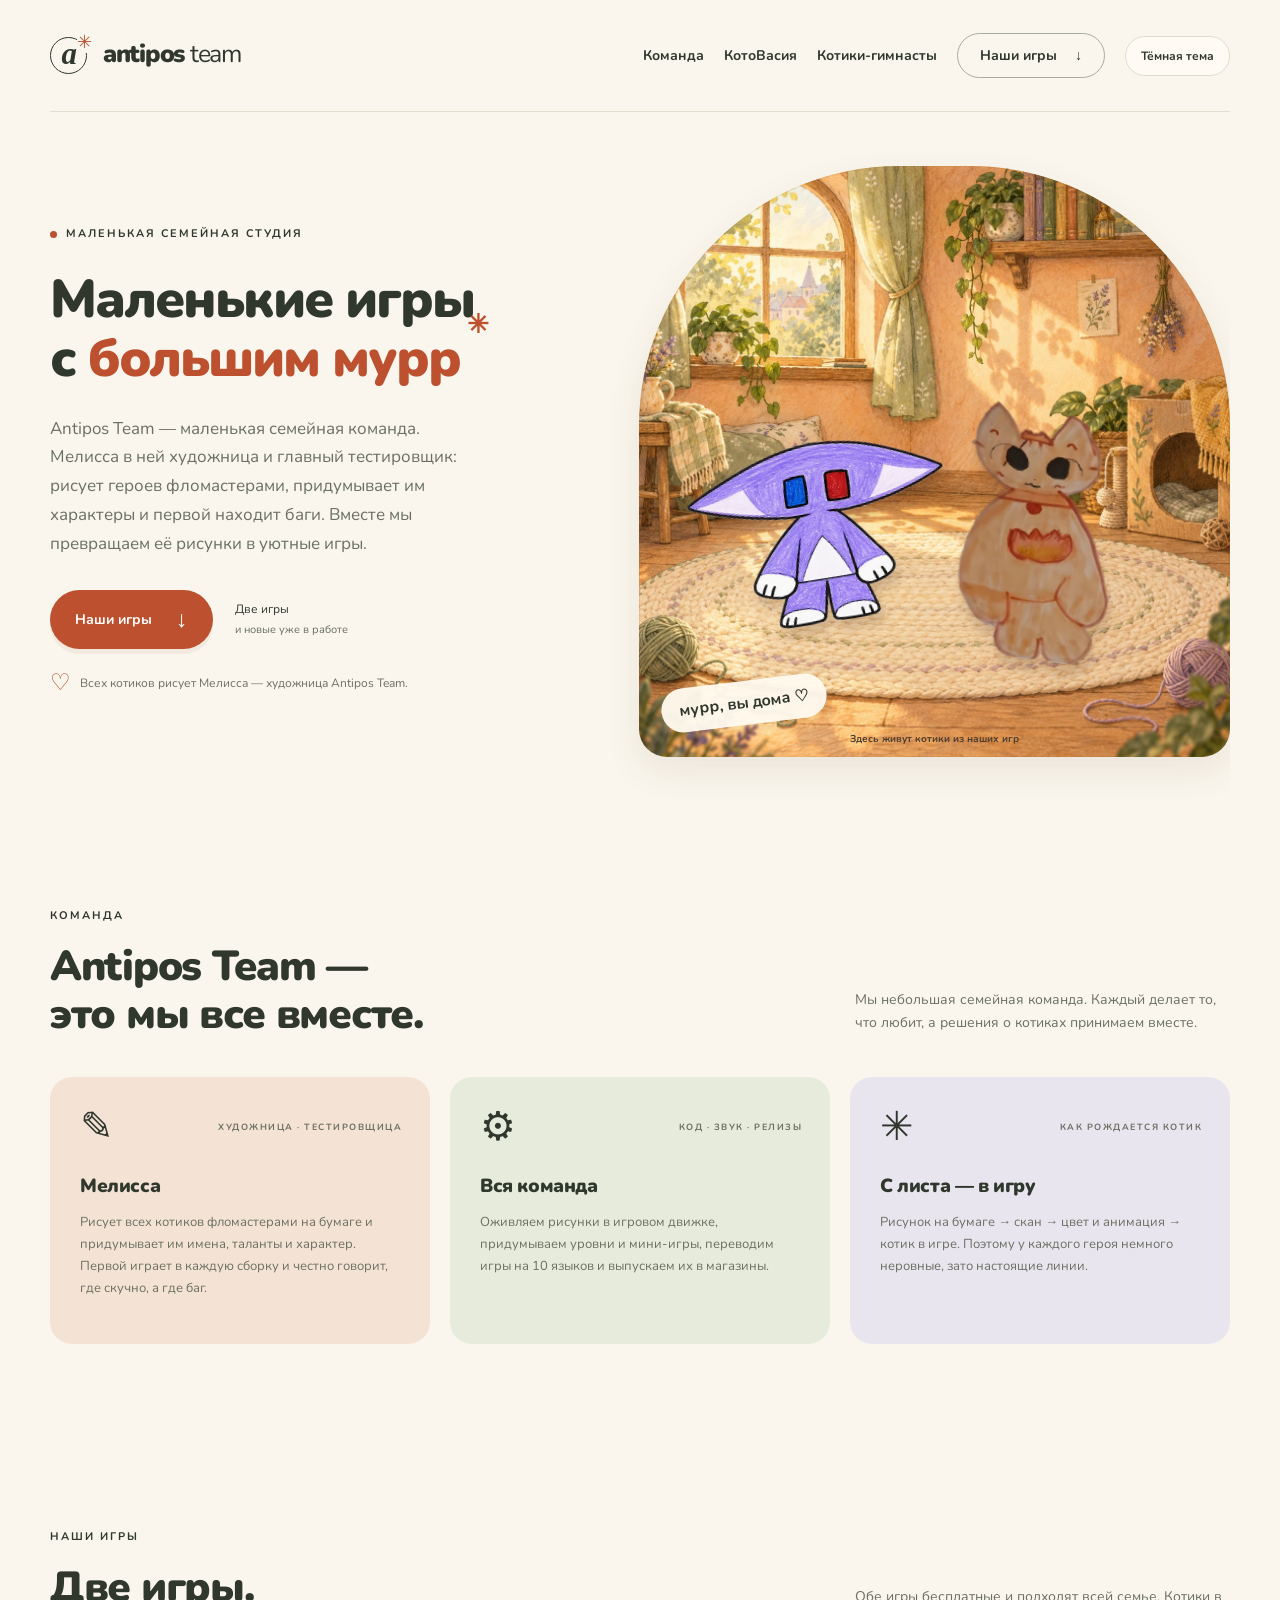
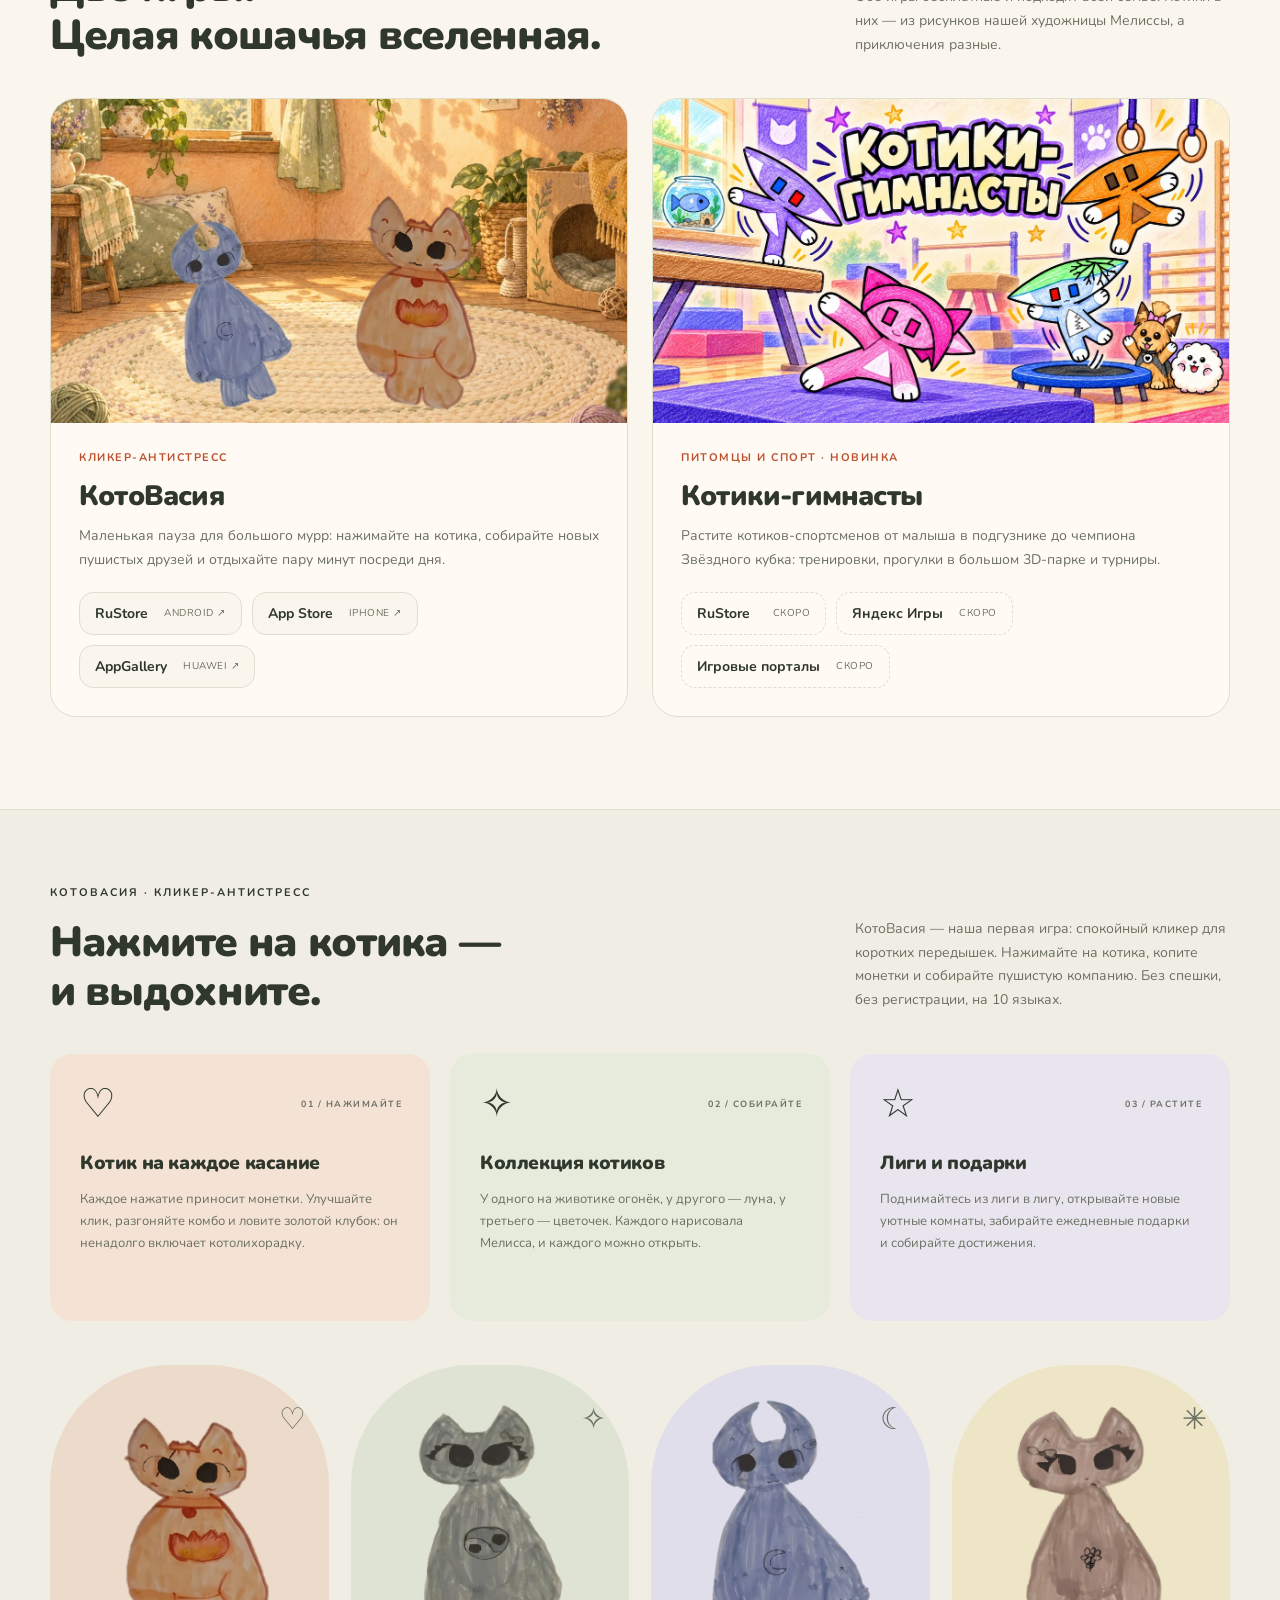
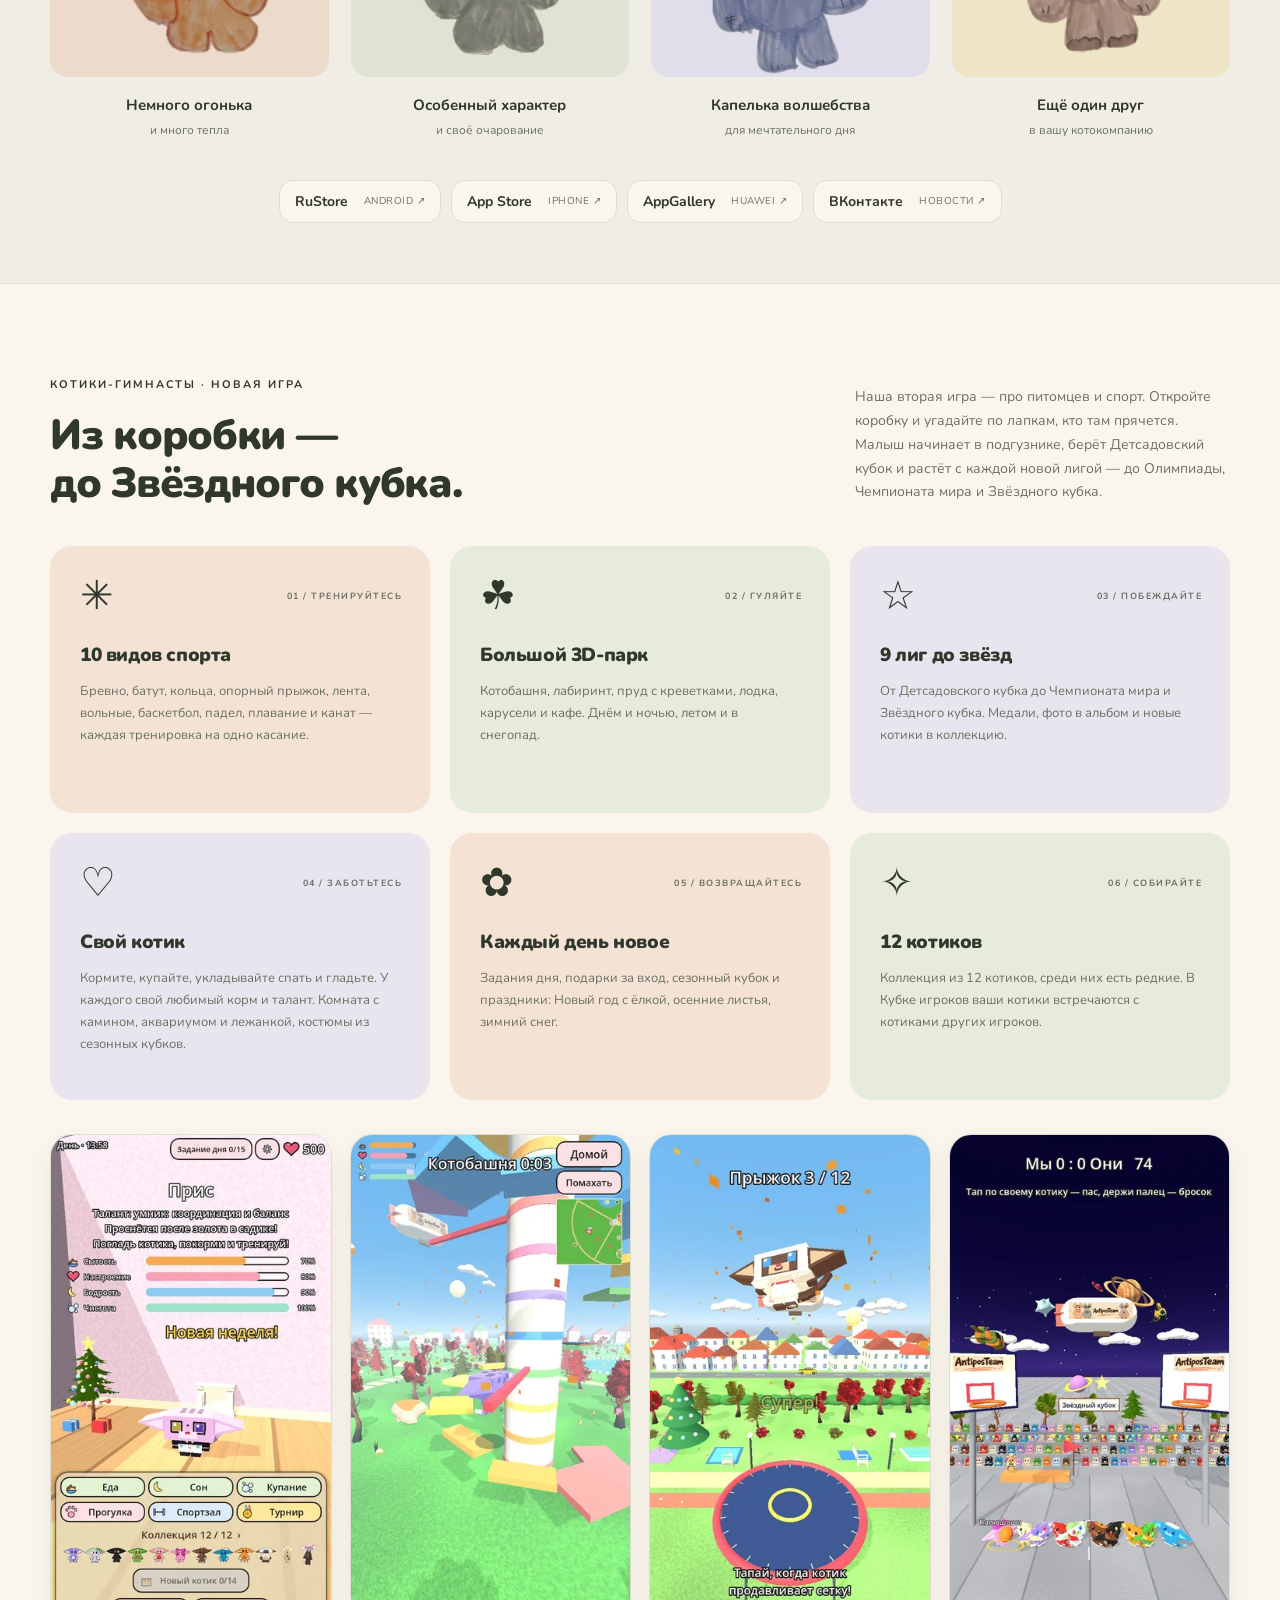
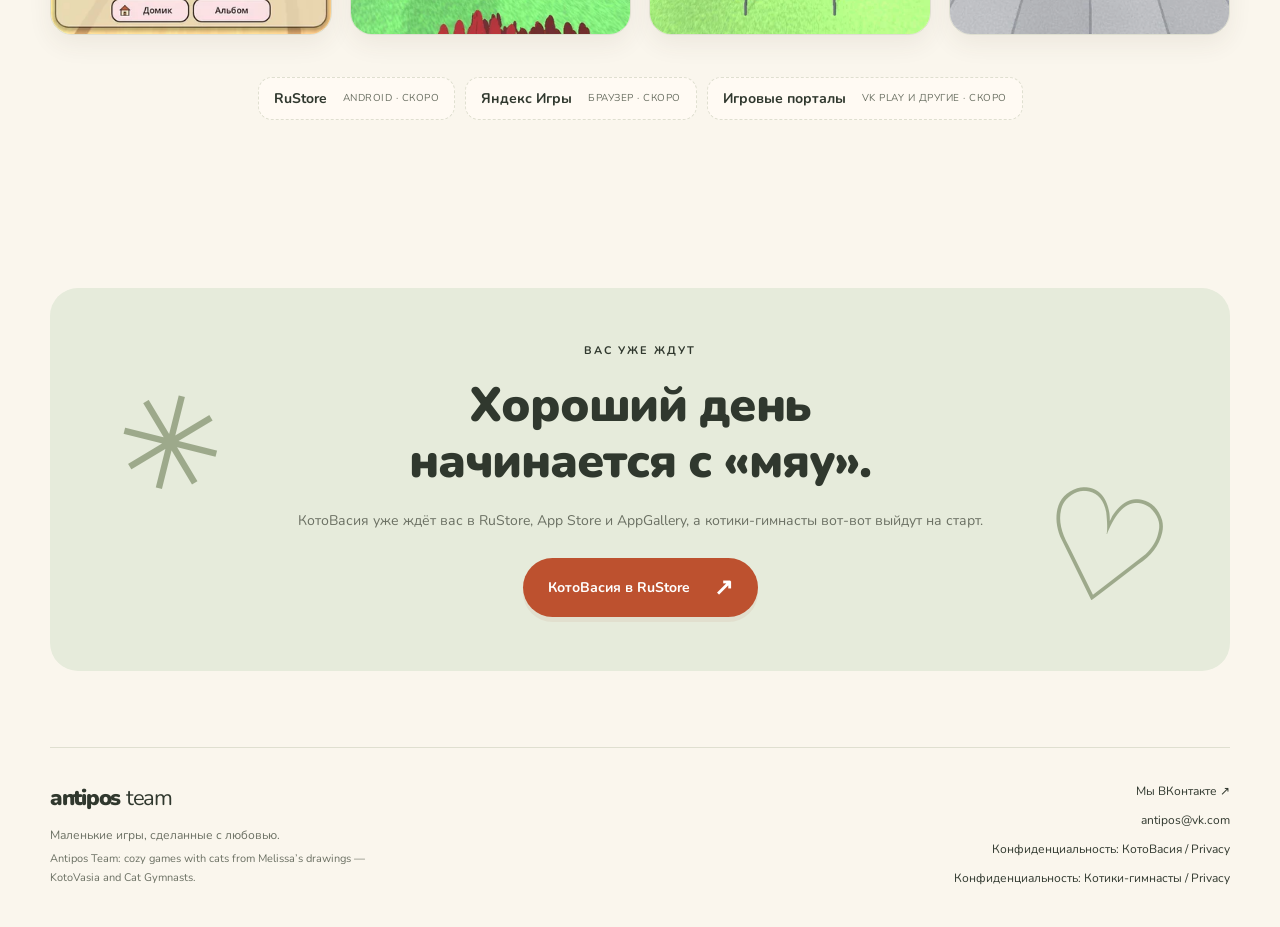
<file: index.html>
<!doctype html>
<html lang="ru">
<head>
<meta charset="utf-8"><meta name="viewport" content="width=device-width, initial-scale=1"><meta name="theme-color" content="#faf6ed">
<title>Antipos Team — уютные игры с котиками Мелиссы</title>
<meta name="description" content="Antipos Team — маленькая семейная команда. Мелисса — наша художница и главный тестировщик: её котики живут в играх КотоВасия и Котики-гимнасты.">
<meta property="og:title" content="Antipos Team — уютные игры с котиками Мелиссы"><meta property="og:description" content="КотоВасия и Котики-гимнасты: котики из рисунков Мелиссы, немного волшебства и много тепла."><meta property="og:image" content="https://antipos87.github.io/img/antipos-og.jpg"><meta property="og:url" content="https://antipos87.github.io/"><meta property="og:type" content="website">
<link rel="icon" href="img/kotovasia.webp"><link rel="stylesheet" href="style.css?v=20261111-team3">
<script src="theme.js?v=1"></script>
</head>
<body>
<a class="skip" href="#main">К содержимому</a>
<header class="header wrap"><a class="brand" href="./" aria-label="Antipos Team — главная"><span class="brand-icon" aria-hidden="true">a<span>✳</span></span>antipos<span class="brand-team">team</span></a><nav aria-label="Главное меню"><a href="#team">Команда</a><a href="#kotovasia">КотоВасия</a><a href="#gymnasts">Котики-гимнасты</a><a class="nav-play" href="#games">Наши игры <span aria-hidden="true">↓</span></a><button class="theme-toggle" type="button" aria-pressed="false" hidden>Тёмная тема</button></nav></header>
<main id="main">
<section class="hero wrap" aria-labelledby="hero-title">
<div class="hero-copy"><p class="eyebrow"><span class="dot"></span>МАЛЕНЬКАЯ СЕМЕЙНАЯ СТУДИЯ</p><h1 id="hero-title">Маленькие игры<br>с <span>большим мурр<span class="title-star" aria-hidden="true">✳</span></span></h1><p class="hero-description">Antipos Team — маленькая семейная команда. Мелисса в ней художница и главный тестировщик: рисует героев фломастерами, придумывает им характеры и первой находит баги. Вместе мы превращаем её рисунки в уютные игры.</p><div class="hero-actions"><a class="button" href="#games">Наши игры <span aria-hidden="true">↓</span></a><span class="platform">Две игры<br><small>и новые уже в работе</small></span></div><div class="handmade"><span aria-hidden="true">♡</span> Всех котиков рисует Мелисса — художница Antipos Team.</div></div>
<div class="hero-art room-art"><img class="room-background" src="img/cozy-room-v1.webp" alt="Солнечная комната с клубками, мягким ковром и кошачьим домиком" width="1200" height="1200" fetchpriority="high"><img class="hero-cat cat-back" src="img/gym-violet.webp" alt="Сиреневый котик-гимнаст" width="900" height="633"><img class="hero-cat cat-front" src="img/cat_1.webp" alt="Рыжий котик из КотоВасии с огоньком на животе" width="1024" height="1024"><span class="hello-note">мурр, вы дома ♡</span><span class="room-label">Здесь живут котики из наших игр</span></div>
</section>

<section class="section wrap" id="team" aria-labelledby="team-title"><div class="section-heading"><div><p class="eyebrow">КОМАНДА</p><h2 id="team-title">Antipos Team —<br>это мы все вместе.</h2></div><p>Мы небольшая семейная команда. Каждый делает то, что любит, а решения о котиках принимаем вместе.</p></div>
<div class="features">
<article class="feature peach"><span class="feature-icon" aria-hidden="true">✎</span><span class="feature-number">ХУДОЖНИЦА · ТЕСТИРОВЩИЦА</span><h3>Мелисса</h3><p>Рисует всех котиков фломастерами на бумаге и придумывает им имена, таланты и характер. Первой играет в каждую сборку и честно говорит, где скучно, а где баг.</p></article>
<article class="feature sage"><span class="feature-icon" aria-hidden="true">⚙</span><span class="feature-number">КОД · ЗВУК · РЕЛИЗЫ</span><h3>Вся команда</h3><p>Оживляем рисунки в игровом движке, придумываем уровни и мини-игры, переводим игры на 10 языков и выпускаем их в магазины.</p></article>
<article class="feature lilac"><span class="feature-icon" aria-hidden="true">✳</span><span class="feature-number">КАК РОЖДАЕТСЯ КОТИК</span><h3>С листа — в игру</h3><p>Рисунок на бумаге → скан → цвет и анимация → котик в игре. Поэтому у каждого героя немного неровные, зато настоящие линии.</p></article>
</div></section>

<section class="section wrap" id="games" aria-labelledby="games-title"><div class="section-heading"><div><p class="eyebrow">НАШИ ИГРЫ</p><h2 id="games-title">Две игры.<br>Целая кошачья вселенная.</h2></div><p>Обе игры бесплатные и подходят всей семье. Котики в них — из рисунков нашей художницы Мелиссы, а приключения разные.</p></div>
<div class="games">
<article class="game-card"><a class="game-cover" href="#kotovasia"><img src="img/kotovasia-card.webp" alt="Котики КотоВасии в уютной комнате" loading="lazy" width="1254" height="705"></a><div class="game-body"><p class="game-tag">Кликер-антистресс</p><h3>КотоВасия</h3><p>Маленькая пауза для большого мурр: нажимайте на котика, собирайте новых пушистых друзей и отдыхайте пару минут посреди дня.</p><div class="store-links" aria-label="Где играть в КотоВасию"><a class="store-link" href="https://www.rustore.ru/catalog/app/com.antipostm.kotovasia"><strong>RuStore</strong><span>Android ↗</span></a><a class="store-link" href="https://apps.apple.com/ru/app/%D0%BA%D0%BE%D1%82%D0%BE%D0%B2%D0%B0%D1%81%D0%B8%D1%8F-%D0%BA%D0%BB%D0%B8%D0%BA%D0%B5%D1%80-%D0%B0%D0%BD%D1%82%D0%B8%D1%81%D1%82%D1%80%D0%B5%D1%81%D1%81/id6816486592"><strong>App Store</strong><span>iPhone ↗</span></a><a class="store-link" href="https://appgallery.huawei.com/app/C119115179"><strong>AppGallery</strong><span>Huawei ↗</span></a></div></div></article>
<article class="game-card"><a class="game-cover" href="#gymnasts"><img src="img/gymnasts-banner.webp" alt="Котики-гимнасты в спортзале: бревно, кольца и батут" loading="lazy" width="1254" height="705"></a><div class="game-body"><p class="game-tag">Питомцы и спорт · новинка</p><h3>Котики-гимнасты</h3><p>Растите котиков-спортсменов от малыша в подгузнике до чемпиона Звёздного кубка: тренировки, прогулки в большом 3D-парке и турниры.</p><div class="store-links" aria-label="Где будут Котики-гимнасты"><span class="store-soon"><strong>RuStore</strong><span>Скоро</span></span><span class="store-soon"><strong>Яндекс Игры</strong><span>Скоро</span></span><span class="store-soon"><strong>Игровые порталы</strong><span>Скоро</span></span></div></div></article>
</div></section>

<section class="cats-section" id="kotovasia" aria-labelledby="cats-title"><div class="wrap"><div class="section-heading"><div><p class="eyebrow">КОТОВАСИЯ · КЛИКЕР-АНТИСТРЕСС</p><h2 id="cats-title">Нажмите на котика —<br>и выдохните.</h2></div><p>КотоВасия — наша первая игра: спокойный кликер для коротких передышек. Нажимайте на котика, копите монетки и собирайте пушистую компанию. Без спешки, без регистрации, на 10 языках.</p></div>
<div class="features">
<article class="feature peach"><span class="feature-icon" aria-hidden="true">♡</span><span class="feature-number">01 / НАЖИМАЙТЕ</span><h3>Котик на каждое касание</h3><p>Каждое нажатие приносит монетки. Улучшайте клик, разгоняйте комбо и ловите золотой клубок: он ненадолго включает котолихорадку.</p></article>
<article class="feature sage"><span class="feature-icon" aria-hidden="true">✧</span><span class="feature-number">02 / СОБИРАЙТЕ</span><h3>Коллекция котиков</h3><p>У одного на животике огонёк, у другого — луна, у третьего — цветочек. Каждого нарисовала Мелисса, и каждого можно открыть.</p></article>
<article class="feature lilac"><span class="feature-icon" aria-hidden="true">☆</span><span class="feature-number">03 / РАСТИТЕ</span><h3>Лиги и подарки</h3><p>Поднимайтесь из лиги в лигу, открывайте новые уютные комнаты, забирайте ежедневные подарки и собирайте достижения.</p></article>
</div>
<div class="cat-gallery">
<figure><div class="cat-portrait portrait-peach"><span aria-hidden="true">♡</span><img src="img/cat_1.webp" alt="Рыжий котик с нарисованным огоньком" loading="lazy" width="1024" height="1024"></div><figcaption>Немного огонька<span>и много тепла</span></figcaption></figure>
<figure><div class="cat-portrait portrait-sage"><span aria-hidden="true">✧</span><img src="img/cat_2.webp" alt="Котик из коллекции КотоВасии" loading="lazy" width="1024" height="1024"></div><figcaption>Особенный характер<span>и своё очарование</span></figcaption></figure>
<figure><div class="cat-portrait portrait-lilac"><span aria-hidden="true">☾</span><img src="img/cat_4.webp" alt="Синий котик с луной" loading="lazy" width="1024" height="1024"></div><figcaption>Капелька волшебства<span>для мечтательного дня</span></figcaption></figure>
<figure><div class="cat-portrait portrait-yellow"><span aria-hidden="true">✳</span><img src="img/cat_3.webp" alt="Котик с цветочком, нарисованный от руки" loading="lazy" width="1024" height="1024"></div><figcaption>Ещё один друг<span>в вашу котокомпанию</span></figcaption></figure>
</div>
<div class="store-links section-links" aria-label="Где играть в КотоВасию"><a class="store-link" href="https://www.rustore.ru/catalog/app/com.antipostm.kotovasia"><strong>RuStore</strong><span>Android ↗</span></a><a class="store-link" href="https://apps.apple.com/ru/app/%D0%BA%D0%BE%D1%82%D0%BE%D0%B2%D0%B0%D1%81%D0%B8%D1%8F-%D0%BA%D0%BB%D0%B8%D0%BA%D0%B5%D1%80-%D0%B0%D0%BD%D1%82%D0%B8%D1%81%D1%82%D1%80%D0%B5%D1%81%D1%81/id6816486592"><strong>App Store</strong><span>iPhone ↗</span></a><a class="store-link" href="https://appgallery.huawei.com/app/C119115179"><strong>AppGallery</strong><span>Huawei ↗</span></a><a class="store-link" href="https://vk.ru/kotovasia.clicker"><strong>ВКонтакте</strong><span>Новости ↗</span></a></div>
</div></section>

<section class="section wrap" id="gymnasts" aria-labelledby="gym-title"><div class="section-heading"><div><p class="eyebrow">КОТИКИ-ГИМНАСТЫ · НОВАЯ ИГРА</p><h2 id="gym-title">Из коробки —<br>до Звёздного кубка.</h2></div><p>Наша вторая игра — про питомцев и спорт. Откройте коробку и угадайте по лапкам, кто там прячется. Малыш начинает в подгузнике, берёт Детсадовский кубок и растёт с каждой новой лигой — до Олимпиады, Чемпионата мира и Звёздного кубка.</p></div>
<div class="features">
<article class="feature peach"><span class="feature-icon" aria-hidden="true">✳</span><span class="feature-number">01 / ТРЕНИРУЙТЕСЬ</span><h3>10 видов спорта</h3><p>Бревно, батут, кольца, опорный прыжок, лента, вольные, баскетбол, падел, плавание и канат — каждая тренировка на одно касание.</p></article>
<article class="feature sage"><span class="feature-icon" aria-hidden="true">☘</span><span class="feature-number">02 / ГУЛЯЙТЕ</span><h3>Большой 3D-парк</h3><p>Котобашня, лабиринт, пруд с креветками, лодка, карусели и кафе. Днём и ночью, летом и в снегопад.</p></article>
<article class="feature lilac"><span class="feature-icon" aria-hidden="true">☆</span><span class="feature-number">03 / ПОБЕЖДАЙТЕ</span><h3>9 лиг до звёзд</h3><p>От Детсадовского кубка до Чемпионата мира и Звёздного кубка. Медали, фото в альбом и новые котики в коллекцию.</p></article>
</div>
<div class="features">
<article class="feature lilac"><span class="feature-icon" aria-hidden="true">♡</span><span class="feature-number">04 / ЗАБОТЬТЕСЬ</span><h3>Свой котик</h3><p>Кормите, купайте, укладывайте спать и гладьте. У каждого свой любимый корм и талант. Комната с камином, аквариумом и лежанкой, костюмы из сезонных кубков.</p></article>
<article class="feature peach"><span class="feature-icon" aria-hidden="true">✿</span><span class="feature-number">05 / ВОЗВРАЩАЙТЕСЬ</span><h3>Каждый день новое</h3><p>Задания дня, подарки за вход, сезонный кубок и праздники: Новый год с ёлкой, осенние листья, зимний снег.</p></article>
<article class="feature sage"><span class="feature-icon" aria-hidden="true">✧</span><span class="feature-number">06 / СОБИРАЙТЕ</span><h3>12 котиков</h3><p>Коллекция из 12 котиков, среди них есть редкие. В Кубке игроков ваши котики встречаются с котиками других игроков.</p></article>
</div>
<div class="shots" aria-label="Скриншоты Котиков-гимнастов">
<img src="img/gym-shot-1.webp" alt="Котик в уютной комнате с камином" loading="lazy" width="360" height="640">
<img src="img/gym-shot-2.webp" alt="Котик лезет на Котобашню в парке" loading="lazy" width="360" height="640">
<img src="img/gym-shot-3.webp" alt="Прыжки на батуте" loading="lazy" width="360" height="640">
<img src="img/gym-shot-4.webp" alt="Звёздный кубок: баскетбол среди звёзд" loading="lazy" width="360" height="640">
</div>
<div class="store-links section-links" aria-label="Где будут Котики-гимнасты"><span class="store-soon"><strong>RuStore</strong><span>Android · скоро</span></span><span class="store-soon"><strong>Яндекс Игры</strong><span>Браузер · скоро</span></span><span class="store-soon"><strong>Игровые порталы</strong><span>VK Play и другие · скоро</span></span></div>
</section>

<section class="wrap final-section" aria-labelledby="invite-title"><div class="invitation"><span class="invite-star" aria-hidden="true">✳</span><p class="eyebrow">ВАС УЖЕ ЖДУТ</p><h2 id="invite-title">Хороший день<br>начинается с «мяу».</h2><p>КотоВасия уже ждёт вас в RuStore, App Store и AppGallery, а котики-гимнасты вот-вот выйдут на старт.</p><a class="button" href="https://www.rustore.ru/catalog/app/com.antipostm.kotovasia">КотоВасия в RuStore <span aria-hidden="true">↗</span></a><span class="invite-heart" aria-hidden="true">♡</span></div></section>
</main>
<footer class="footer wrap"><div><a class="brand" href="./">antipos<span class="brand-team">team</span></a><p>Маленькие игры, сделанные с любовью.</p><p class="english" lang="en">Antipos Team: cozy games with cats from Melissa’s drawings — KotoVasia and Cat Gymnasts.</p></div><div class="footer-links"><a href="https://vk.ru/kotovasia.clicker">Мы ВКонтакте ↗</a><a href="mailto:antipos@vk.com">antipos@vk.com</a><a href="privacy/">Конфиденциальность: КотоВасия / Privacy</a><a href="privacy/catgymnasts/">Конфиденциальность: Котики-гимнасты / Privacy</a></div></footer>
</body>
</html>
</file>
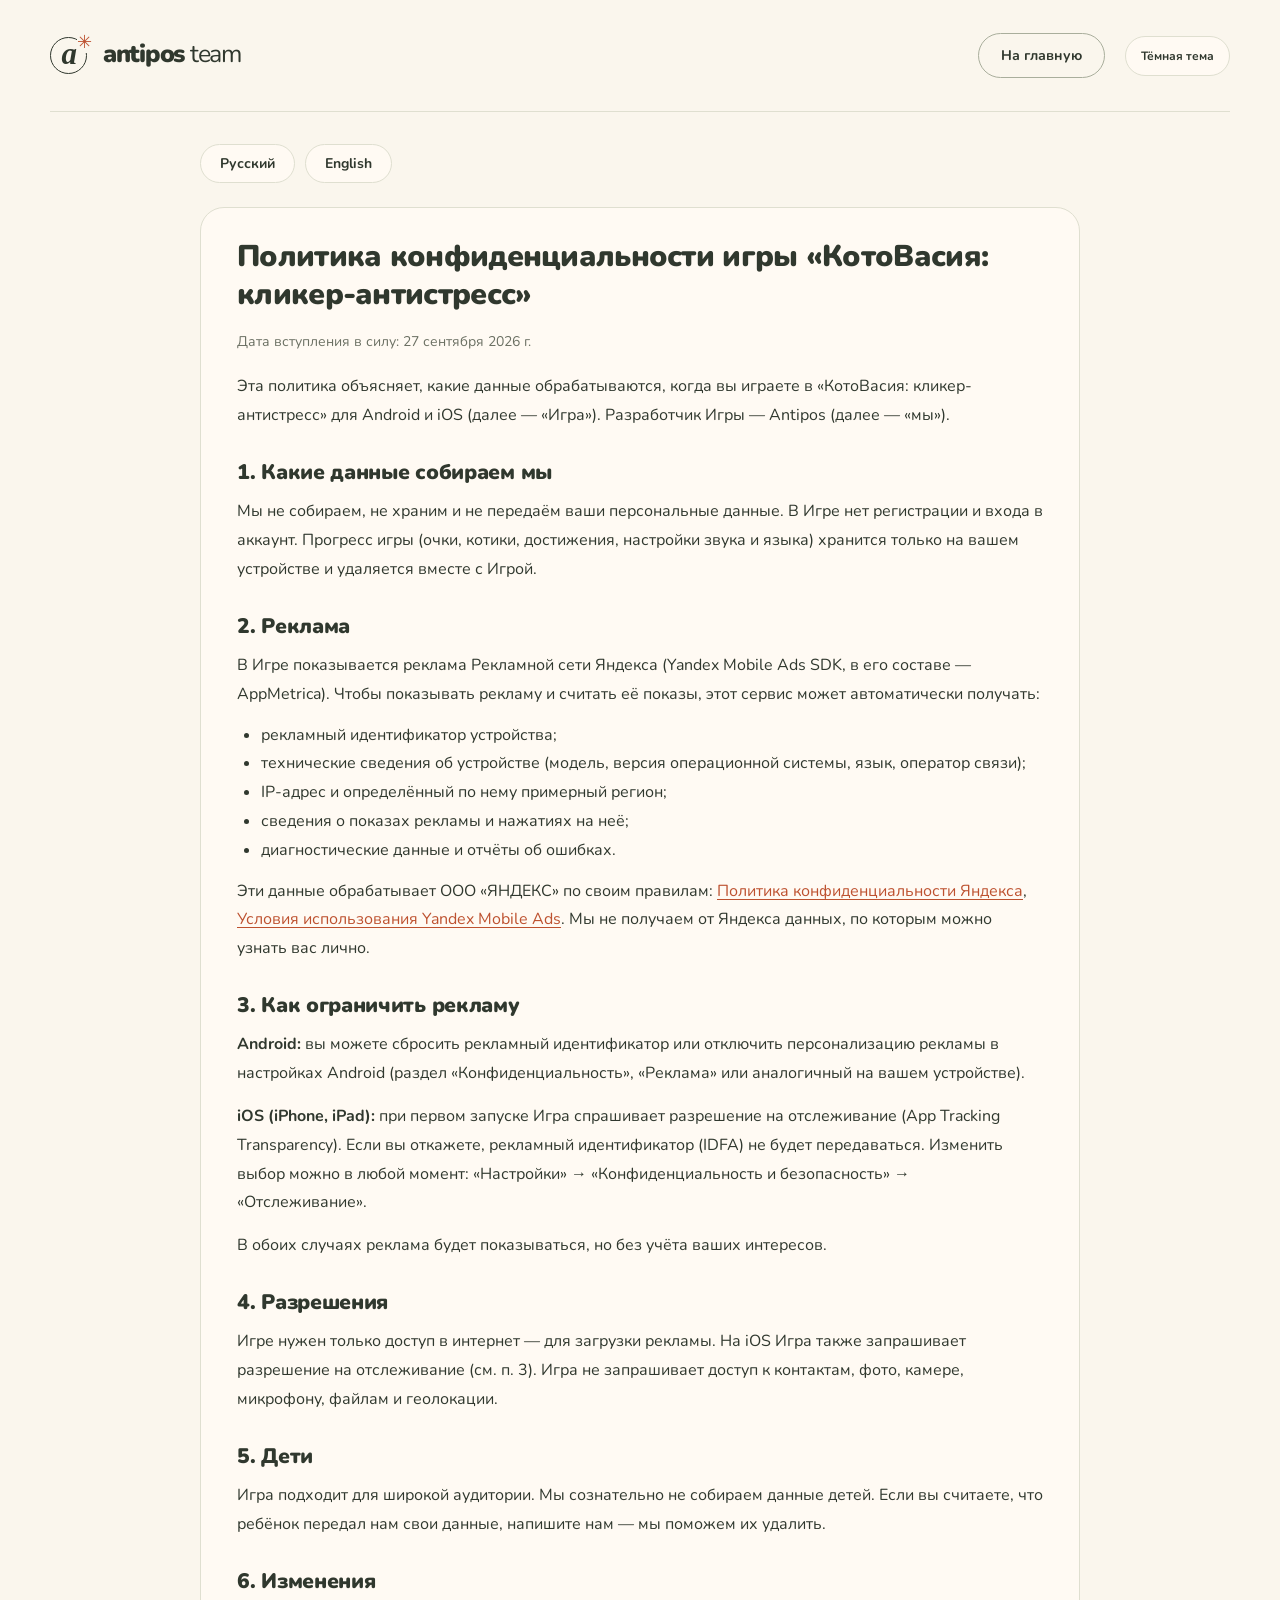
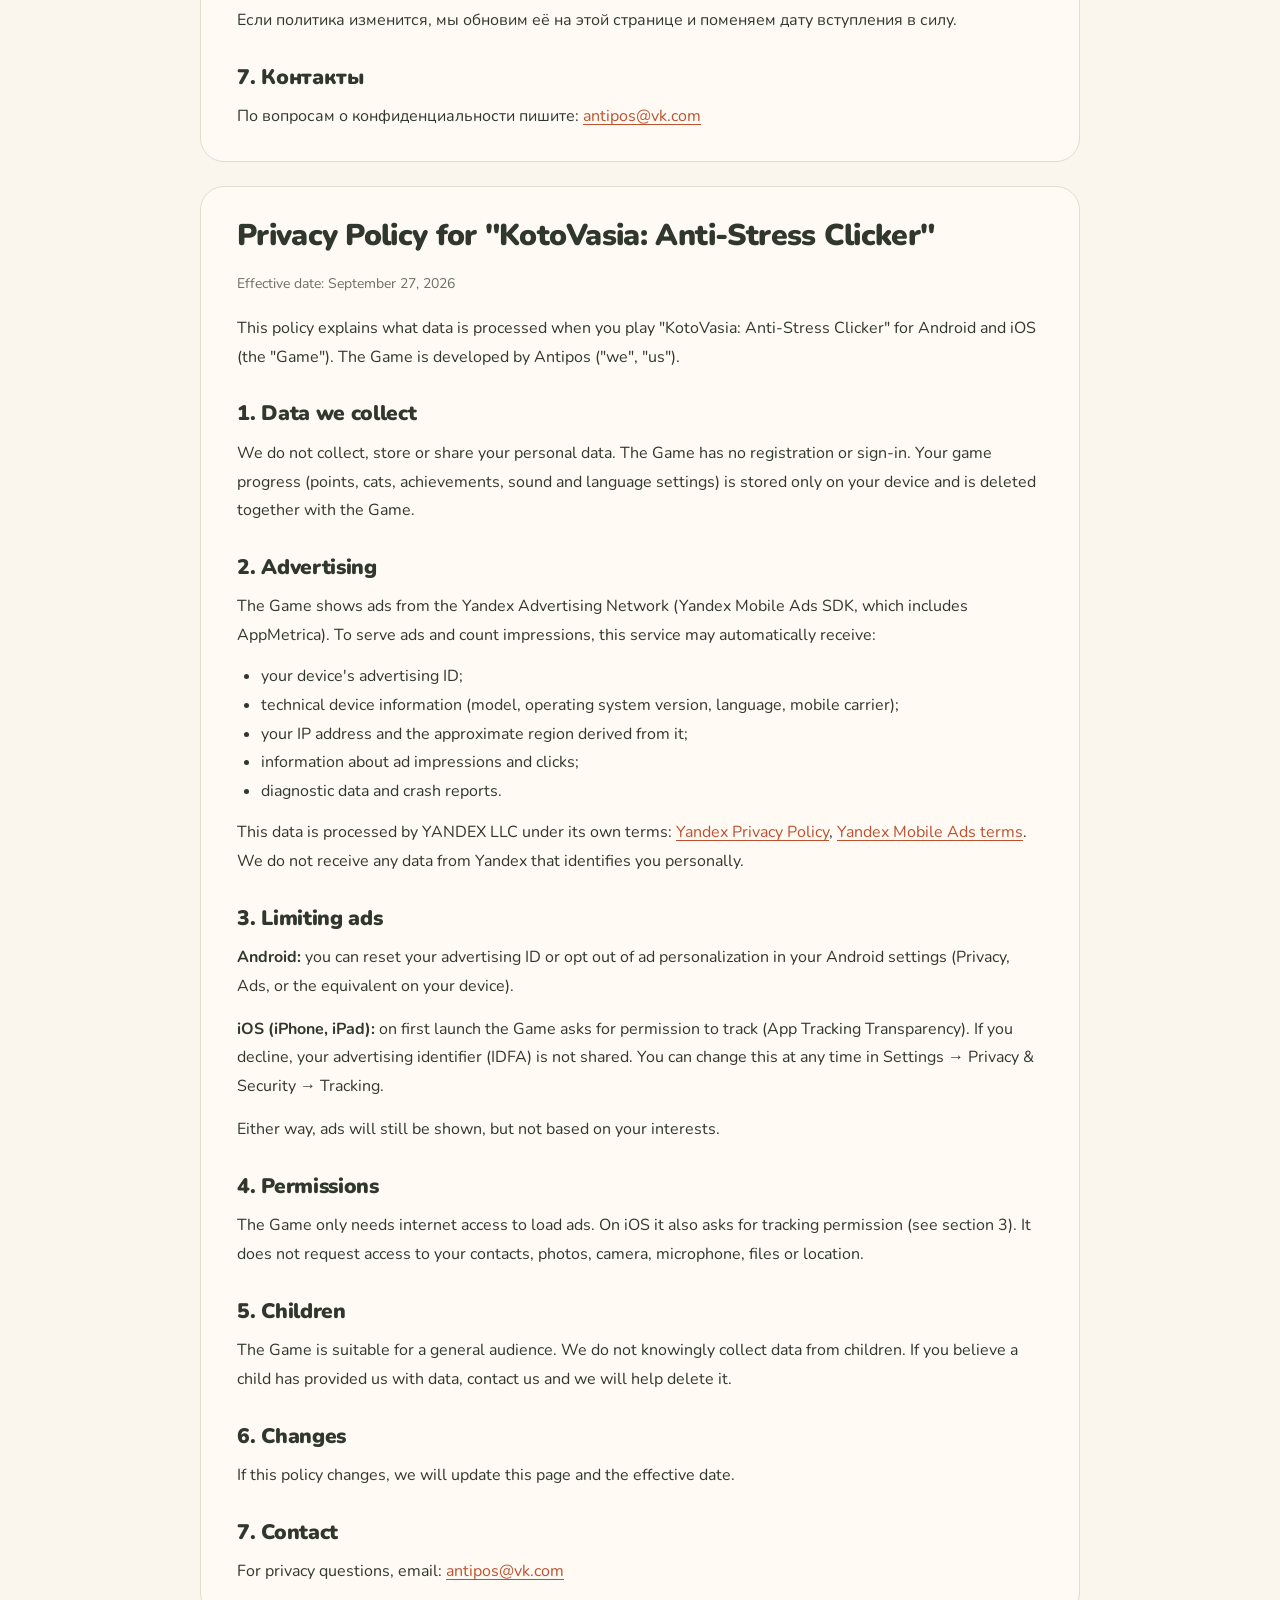
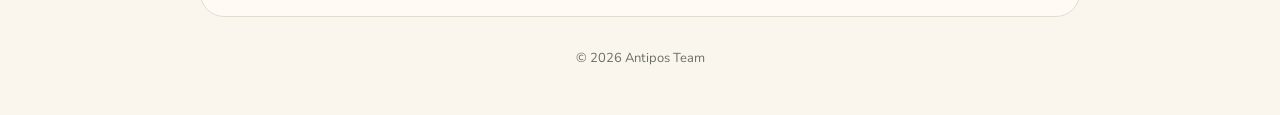
<file: privacy/index.html>
<!doctype html>
<html lang="ru">
<head>
<meta charset="utf-8"><meta name="theme-color" content="#faf6ed">
<meta name="viewport" content="width=device-width, initial-scale=1">
<title>Политика конфиденциальности — КотоВасия / Privacy Policy — KotoVasia</title>
<link rel="icon" href="../img/kotovasia.webp">
<link rel="stylesheet" href="../style.css?v=20260924-v3">
<script src="../theme.js?v=1"></script>
</head>
<body class="privacy-page">
<a class="skip" href="#main">К содержимому</a>
<header class="header wrap"><a class="brand" href="../" aria-label="Antipos Team — главная"><span class="brand-icon" aria-hidden="true">a<span>✳</span></span>antipos<span class="brand-team">team</span></a><nav aria-label="Главное меню"><a class="nav-play" href="../">На главную</a><button class="theme-toggle" type="button" aria-pressed="false" hidden>Тёмная тема</button></nav></header>
<main class="policy-content wrap" id="main">
  <nav class="lang"><a href="#ru">Русский</a><a href="#en">English</a></nav>

  <section id="ru" lang="ru">
    <h1>Политика конфиденциальности игры «КотоВасия: кликер-антистресс»</h1>
    <p class="date">Дата вступления в силу: 27 сентября 2026 г.</p>
    <p>Эта политика объясняет, какие данные обрабатываются, когда вы играете в «КотоВасия: кликер-антистресс» для Android и iOS (далее — «Игра»). Разработчик Игры — Antipos (далее — «мы»).</p>

    <h2>1. Какие данные собираем мы</h2>
    <p>Мы не собираем, не храним и не передаём ваши персональные данные. В Игре нет регистрации и входа в аккаунт. Прогресс игры (очки, котики, достижения, настройки звука и языка) хранится только на вашем устройстве и удаляется вместе с Игрой.</p>

    <h2>2. Реклама</h2>
    <p>В Игре показывается реклама Рекламной сети Яндекса (Yandex Mobile Ads SDK, в его составе — AppMetrica). Чтобы показывать рекламу и считать её показы, этот сервис может автоматически получать:</p>
    <ul>
      <li>рекламный идентификатор устройства;</li>
      <li>технические сведения об устройстве (модель, версия операционной системы, язык, оператор связи);</li>
      <li>IP-адрес и определённый по нему примерный регион;</li>
      <li>сведения о показах рекламы и нажатиях на неё;</li>
      <li>диагностические данные и отчёты об ошибках.</li>
    </ul>
    <p>Эти данные обрабатывает ООО «ЯНДЕКС» по своим правилам: <a href="https://yandex.ru/legal/confidential/">Политика конфиденциальности Яндекса</a>, <a href="https://yandex.ru/legal/mobileads_sdk_agreement/">Условия использования Yandex Mobile Ads</a>. Мы не получаем от Яндекса данных, по которым можно узнать вас лично.</p>

    <h2>3. Как ограничить рекламу</h2>
    <p><b>Android:</b> вы можете сбросить рекламный идентификатор или отключить персонализацию рекламы в настройках Android (раздел «Конфиденциальность», «Реклама» или аналогичный на вашем устройстве).</p>
    <p><b>iOS (iPhone, iPad):</b> при первом запуске Игра спрашивает разрешение на отслеживание (App Tracking Transparency). Если вы откажете, рекламный идентификатор (IDFA) не будет передаваться. Изменить выбор можно в любой момент: «Настройки» → «Конфиденциальность и безопасность» → «Отслеживание».</p>
    <p>В обоих случаях реклама будет показываться, но без учёта ваших интересов.</p>

    <h2>4. Разрешения</h2>
    <p>Игре нужен только доступ в интернет — для загрузки рекламы. На iOS Игра также запрашивает разрешение на отслеживание (см. п. 3). Игра не запрашивает доступ к контактам, фото, камере, микрофону, файлам и геолокации.</p>

    <h2>5. Дети</h2>
    <p>Игра подходит для широкой аудитории. Мы сознательно не собираем данные детей. Если вы считаете, что ребёнок передал нам свои данные, напишите нам — мы поможем их удалить.</p>

    <h2>6. Изменения</h2>
    <p>Если политика изменится, мы обновим её на этой странице и поменяем дату вступления в силу.</p>

    <h2>7. Контакты</h2>
    <p>По вопросам о конфиденциальности пишите: <a href="mailto:antipos@vk.com">antipos@vk.com</a></p>
  </section>

  <section id="en" lang="en">
    <h1>Privacy Policy for "KotoVasia: Anti-Stress Clicker"</h1>
    <p class="date">Effective date: September 27, 2026</p>
    <p>This policy explains what data is processed when you play "KotoVasia: Anti-Stress Clicker" for Android and iOS (the "Game"). The Game is developed by Antipos ("we", "us").</p>

    <h2>1. Data we collect</h2>
    <p>We do not collect, store or share your personal data. The Game has no registration or sign-in. Your game progress (points, cats, achievements, sound and language settings) is stored only on your device and is deleted together with the Game.</p>

    <h2>2. Advertising</h2>
    <p>The Game shows ads from the Yandex Advertising Network (Yandex Mobile Ads SDK, which includes AppMetrica). To serve ads and count impressions, this service may automatically receive:</p>
    <ul>
      <li>your device's advertising ID;</li>
      <li>technical device information (model, operating system version, language, mobile carrier);</li>
      <li>your IP address and the approximate region derived from it;</li>
      <li>information about ad impressions and clicks;</li>
      <li>diagnostic data and crash reports.</li>
    </ul>
    <p>This data is processed by YANDEX LLC under its own terms: <a href="https://yandex.com/legal/confidential/">Yandex Privacy Policy</a>, <a href="https://yandex.ru/legal/mobileads_sdk_agreement/">Yandex Mobile Ads terms</a>. We do not receive any data from Yandex that identifies you personally.</p>

    <h2>3. Limiting ads</h2>
    <p><b>Android:</b> you can reset your advertising ID or opt out of ad personalization in your Android settings (Privacy, Ads, or the equivalent on your device).</p>
    <p><b>iOS (iPhone, iPad):</b> on first launch the Game asks for permission to track (App Tracking Transparency). If you decline, your advertising identifier (IDFA) is not shared. You can change this at any time in Settings → Privacy &amp; Security → Tracking.</p>
    <p>Either way, ads will still be shown, but not based on your interests.</p>

    <h2>4. Permissions</h2>
    <p>The Game only needs internet access to load ads. On iOS it also asks for tracking permission (see section 3). It does not request access to your contacts, photos, camera, microphone, files or location.</p>

    <h2>5. Children</h2>
    <p>The Game is suitable for a general audience. We do not knowingly collect data from children. If you believe a child has provided us with data, contact us and we will help delete it.</p>

    <h2>6. Changes</h2>
    <p>If this policy changes, we will update this page and the effective date.</p>

    <h2>7. Contact</h2>
    <p>For privacy questions, email: <a href="mailto:antipos@vk.com">antipos@vk.com</a></p>
  </section>

  <footer>© 2026 Antipos Team</footer>
</main>
</body>
</html>
</file>
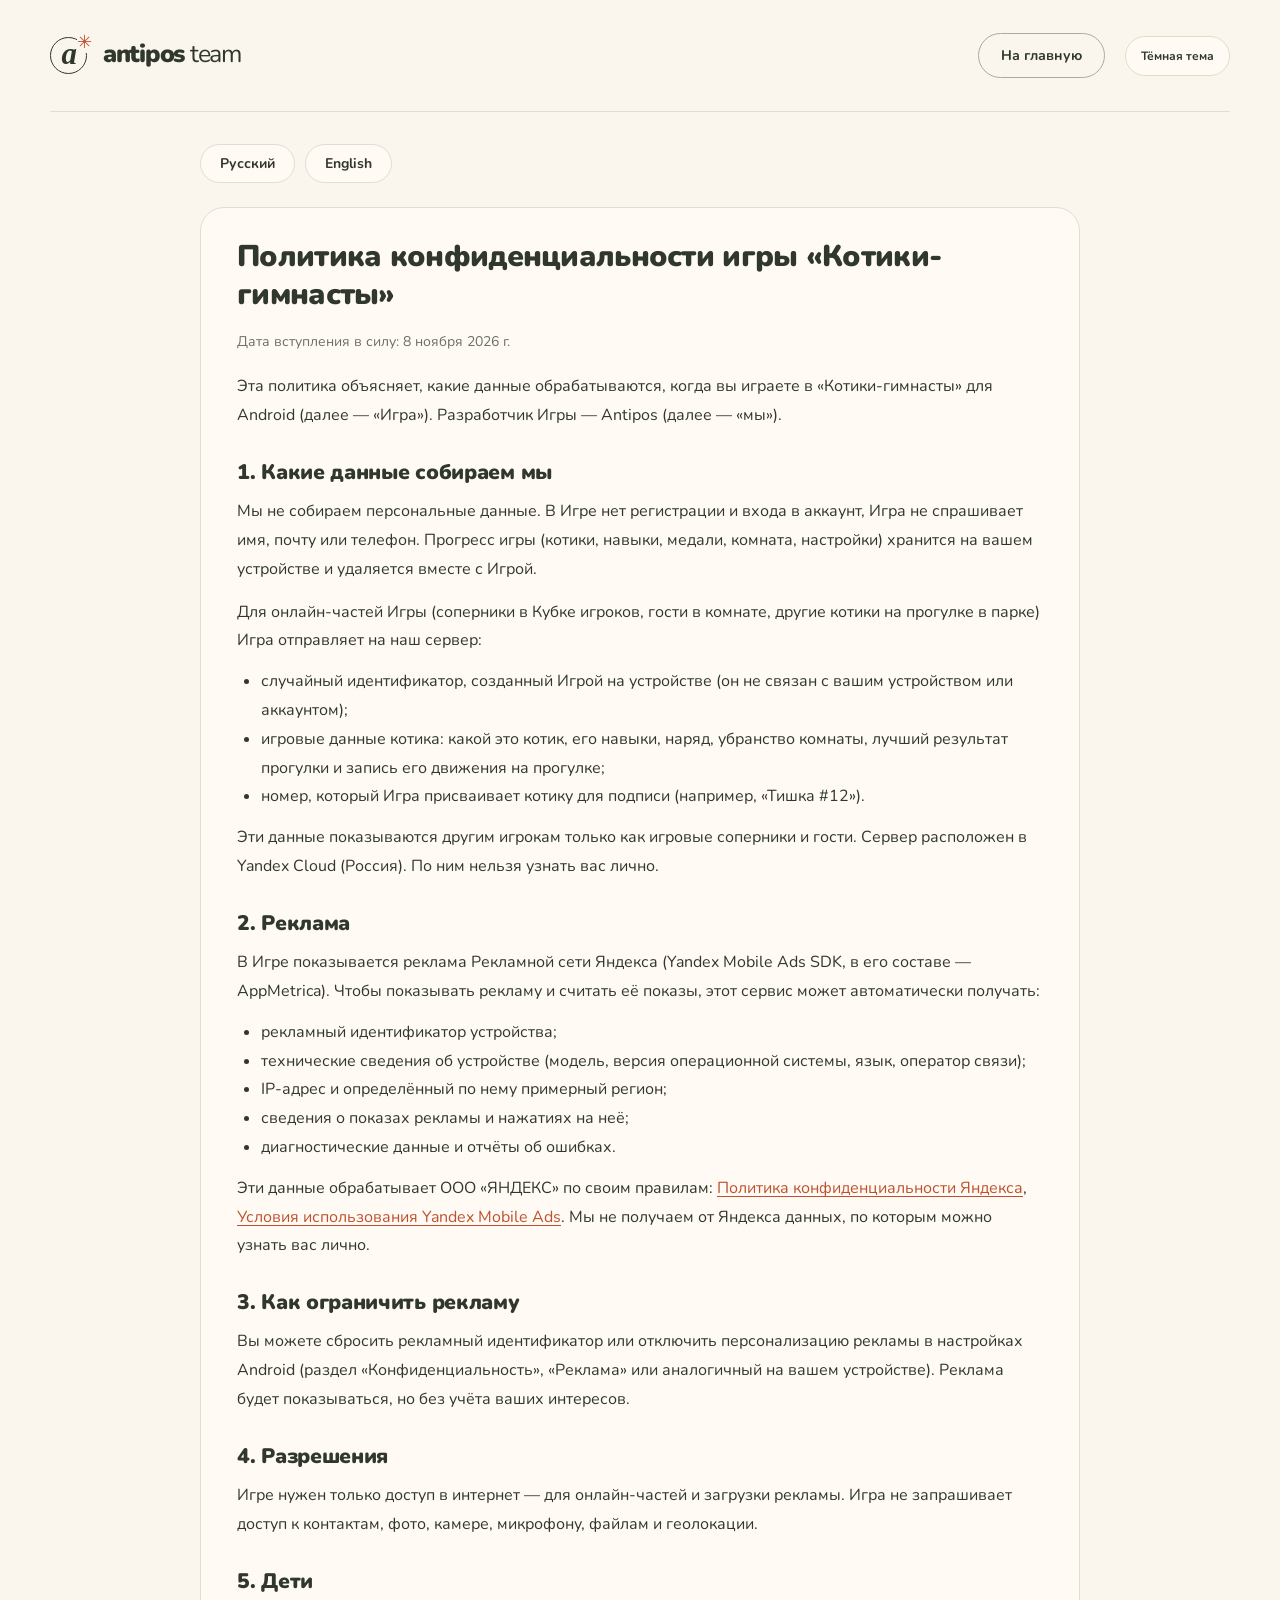
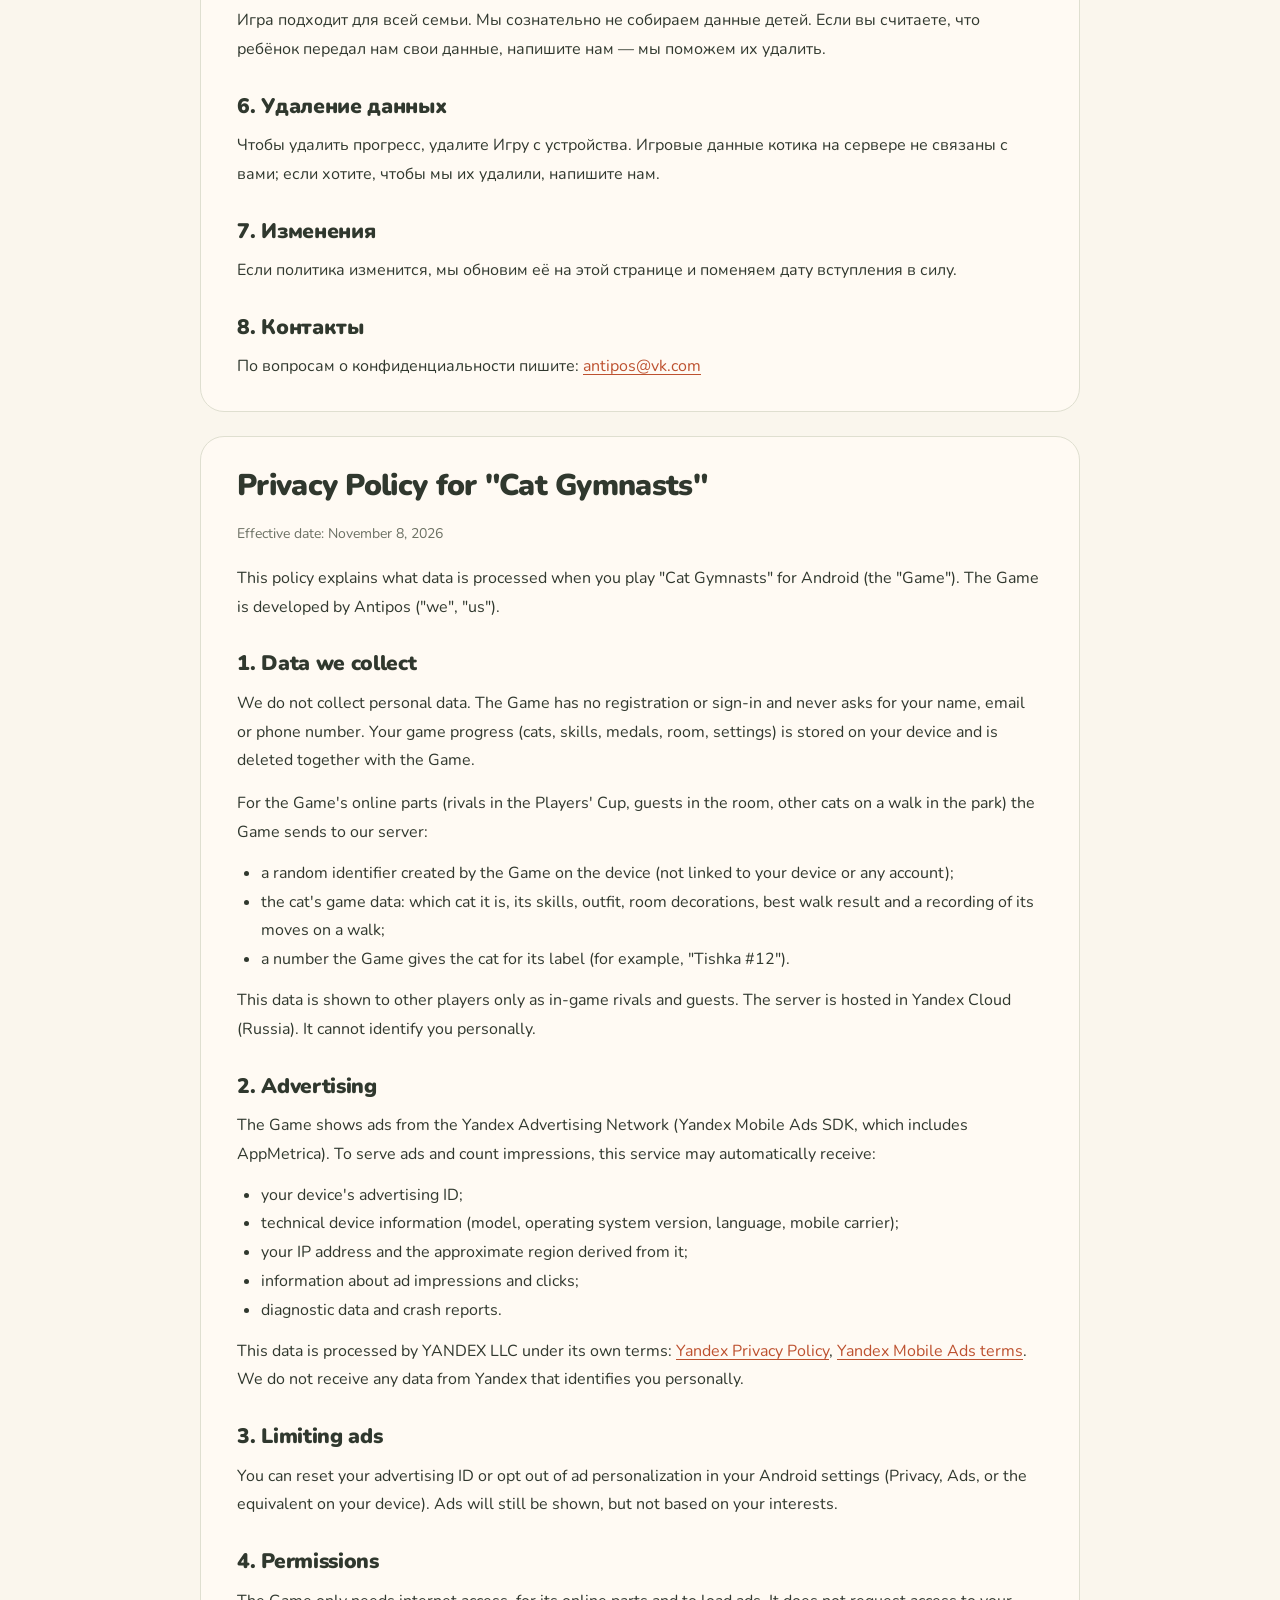
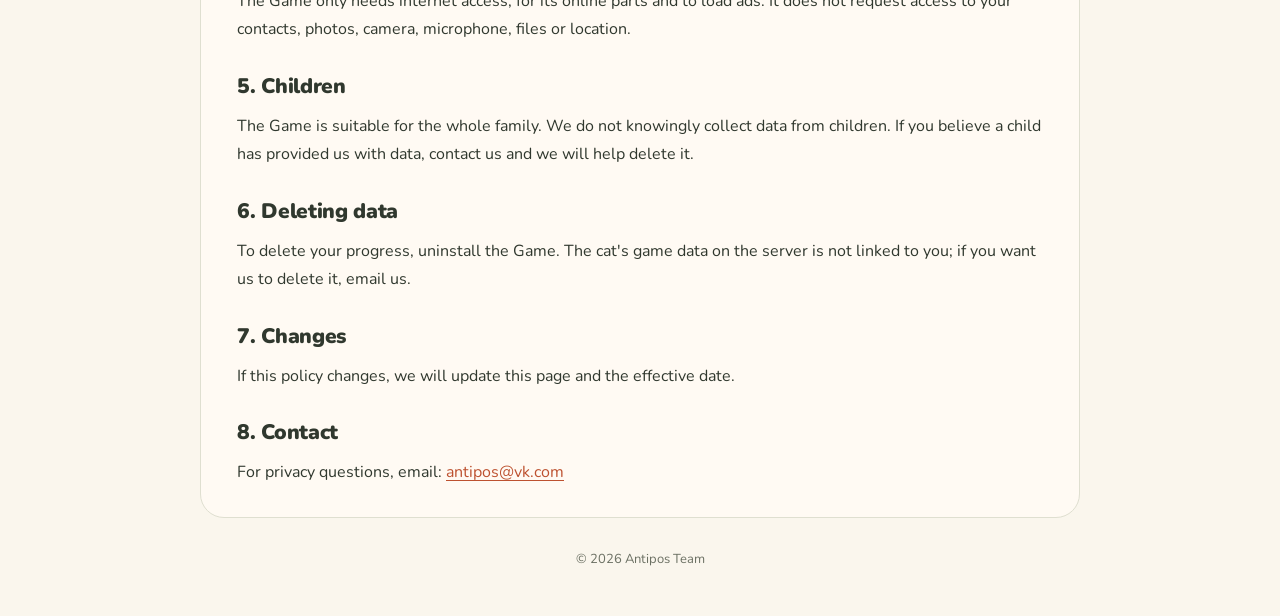
<file: privacy/catgymnasts/index.html>
<!doctype html>
<html lang="ru">
<head>
<meta charset="utf-8"><meta name="theme-color" content="#faf6ed">
<meta name="viewport" content="width=device-width, initial-scale=1">
<title>Политика конфиденциальности — Котики-гимнасты / Privacy Policy — Cat Gymnasts</title>
<link rel="stylesheet" href="../../style.css?v=20260924-v3">
<script src="../../theme.js?v=1"></script>
</head>
<body class="privacy-page">
<a class="skip" href="#main">К содержимому</a>
<header class="header wrap"><a class="brand" href="../../" aria-label="Antipos Team — главная"><span class="brand-icon" aria-hidden="true">a<span>✳</span></span>antipos<span class="brand-team">team</span></a><nav aria-label="Главное меню"><a class="nav-play" href="../../">На главную</a><button class="theme-toggle" type="button" aria-pressed="false" hidden>Тёмная тема</button></nav></header>
<main class="policy-content wrap" id="main">
  <nav class="lang"><a href="#ru">Русский</a><a href="#en">English</a></nav>

  <section id="ru" lang="ru">
    <h1>Политика конфиденциальности игры «Котики-гимнасты»</h1>
    <p class="date">Дата вступления в силу: 8 ноября 2026 г.</p>
    <p>Эта политика объясняет, какие данные обрабатываются, когда вы играете в «Котики-гимнасты» для Android (далее — «Игра»). Разработчик Игры — Antipos (далее — «мы»).</p>

    <h2>1. Какие данные собираем мы</h2>
    <p>Мы не собираем персональные данные. В Игре нет регистрации и входа в аккаунт, Игра не спрашивает имя, почту или телефон. Прогресс игры (котики, навыки, медали, комната, настройки) хранится на вашем устройстве и удаляется вместе с Игрой.</p>
    <p>Для онлайн-частей Игры (соперники в Кубке игроков, гости в комнате, другие котики на прогулке в парке) Игра отправляет на наш сервер:</p>
    <ul>
      <li>случайный идентификатор, созданный Игрой на устройстве (он не связан с вашим устройством или аккаунтом);</li>
      <li>игровые данные котика: какой это котик, его навыки, наряд, убранство комнаты, лучший результат прогулки и запись его движения на прогулке;</li>
      <li>номер, который Игра присваивает котику для подписи (например, «Тишка #12»).</li>
    </ul>
    <p>Эти данные показываются другим игрокам только как игровые соперники и гости. Сервер расположен в Yandex Cloud (Россия). По ним нельзя узнать вас лично.</p>

    <h2>2. Реклама</h2>
    <p>В Игре показывается реклама Рекламной сети Яндекса (Yandex Mobile Ads SDK, в его составе — AppMetrica). Чтобы показывать рекламу и считать её показы, этот сервис может автоматически получать:</p>
    <ul>
      <li>рекламный идентификатор устройства;</li>
      <li>технические сведения об устройстве (модель, версия операционной системы, язык, оператор связи);</li>
      <li>IP-адрес и определённый по нему примерный регион;</li>
      <li>сведения о показах рекламы и нажатиях на неё;</li>
      <li>диагностические данные и отчёты об ошибках.</li>
    </ul>
    <p>Эти данные обрабатывает ООО «ЯНДЕКС» по своим правилам: <a href="https://yandex.ru/legal/confidential/">Политика конфиденциальности Яндекса</a>, <a href="https://yandex.ru/legal/mobileads_sdk_agreement/">Условия использования Yandex Mobile Ads</a>. Мы не получаем от Яндекса данных, по которым можно узнать вас лично.</p>

    <h2>3. Как ограничить рекламу</h2>
    <p>Вы можете сбросить рекламный идентификатор или отключить персонализацию рекламы в настройках Android (раздел «Конфиденциальность», «Реклама» или аналогичный на вашем устройстве). Реклама будет показываться, но без учёта ваших интересов.</p>

    <h2>4. Разрешения</h2>
    <p>Игре нужен только доступ в интернет — для онлайн-частей и загрузки рекламы. Игра не запрашивает доступ к контактам, фото, камере, микрофону, файлам и геолокации.</p>

    <h2>5. Дети</h2>
    <p>Игра подходит для всей семьи. Мы сознательно не собираем данные детей. Если вы считаете, что ребёнок передал нам свои данные, напишите нам — мы поможем их удалить.</p>

    <h2>6. Удаление данных</h2>
    <p>Чтобы удалить прогресс, удалите Игру с устройства. Игровые данные котика на сервере не связаны с вами; если хотите, чтобы мы их удалили, напишите нам.</p>

    <h2>7. Изменения</h2>
    <p>Если политика изменится, мы обновим её на этой странице и поменяем дату вступления в силу.</p>

    <h2>8. Контакты</h2>
    <p>По вопросам о конфиденциальности пишите: <a href="mailto:antipos@vk.com">antipos@vk.com</a></p>
  </section>

  <section id="en" lang="en">
    <h1>Privacy Policy for "Cat Gymnasts"</h1>
    <p class="date">Effective date: November 8, 2026</p>
    <p>This policy explains what data is processed when you play "Cat Gymnasts" for Android (the "Game"). The Game is developed by Antipos ("we", "us").</p>

    <h2>1. Data we collect</h2>
    <p>We do not collect personal data. The Game has no registration or sign-in and never asks for your name, email or phone number. Your game progress (cats, skills, medals, room, settings) is stored on your device and is deleted together with the Game.</p>
    <p>For the Game's online parts (rivals in the Players' Cup, guests in the room, other cats on a walk in the park) the Game sends to our server:</p>
    <ul>
      <li>a random identifier created by the Game on the device (not linked to your device or any account);</li>
      <li>the cat's game data: which cat it is, its skills, outfit, room decorations, best walk result and a recording of its moves on a walk;</li>
      <li>a number the Game gives the cat for its label (for example, "Tishka #12").</li>
    </ul>
    <p>This data is shown to other players only as in-game rivals and guests. The server is hosted in Yandex Cloud (Russia). It cannot identify you personally.</p>

    <h2>2. Advertising</h2>
    <p>The Game shows ads from the Yandex Advertising Network (Yandex Mobile Ads SDK, which includes AppMetrica). To serve ads and count impressions, this service may automatically receive:</p>
    <ul>
      <li>your device's advertising ID;</li>
      <li>technical device information (model, operating system version, language, mobile carrier);</li>
      <li>your IP address and the approximate region derived from it;</li>
      <li>information about ad impressions and clicks;</li>
      <li>diagnostic data and crash reports.</li>
    </ul>
    <p>This data is processed by YANDEX LLC under its own terms: <a href="https://yandex.com/legal/confidential/">Yandex Privacy Policy</a>, <a href="https://yandex.ru/legal/mobileads_sdk_agreement/">Yandex Mobile Ads terms</a>. We do not receive any data from Yandex that identifies you personally.</p>

    <h2>3. Limiting ads</h2>
    <p>You can reset your advertising ID or opt out of ad personalization in your Android settings (Privacy, Ads, or the equivalent on your device). Ads will still be shown, but not based on your interests.</p>

    <h2>4. Permissions</h2>
    <p>The Game only needs internet access, for its online parts and to load ads. It does not request access to your contacts, photos, camera, microphone, files or location.</p>

    <h2>5. Children</h2>
    <p>The Game is suitable for the whole family. We do not knowingly collect data from children. If you believe a child has provided us with data, contact us and we will help delete it.</p>

    <h2>6. Deleting data</h2>
    <p>To delete your progress, uninstall the Game. The cat's game data on the server is not linked to you; if you want us to delete it, email us.</p>

    <h2>7. Changes</h2>
    <p>If this policy changes, we will update this page and the effective date.</p>

    <h2>8. Contact</h2>
    <p>For privacy questions, email: <a href="mailto:antipos@vk.com">antipos@vk.com</a></p>
  </section>

  <footer>© 2026 Antipos Team</footer>
</main>
</body>
</html>
</file>
<file: style.css>
:root{--paper:#faf6ed;--ink:#30382e;--muted:#6b7063;--orange:#bd512f;--line:#dfdfd0;--sage:#e7ebdb;--peach:#f4e3d5;--lilac:#e9e5ef}
*{box-sizing:border-box}html{scroll-behavior:smooth;scroll-padding-top:24px}body{margin:0;background:var(--paper);color:var(--ink);font-family:"Segoe UI",Arial,sans-serif;-webkit-font-smoothing:antialiased}a{color:inherit;text-decoration:none}a{-webkit-tap-highlight-color:transparent}a:focus-visible{outline:3px solid var(--orange);outline-offset:6px}img{max-width:100%;display:block}p{line-height:1.7}h1,h2,h3,p,figure{margin:0}.wrap{width:min(1180px,calc(100% - 80px));margin-inline:auto}.skip{position:absolute;top:-100px;padding:14px;background:var(--ink);color:white;z-index:10}.skip:focus{top:10px}.header{height:112px;display:flex;align-items:center;justify-content:space-between;border-bottom:1px solid var(--line)}.brand{display:inline-flex;gap:6px;align-items:baseline;font-size:25px;font-weight:800;letter-spacing:-1.3px}.brand-team{font-weight:400}.brand-icon{position:relative;align-self:center;margin-right:10px;border:1.7px solid var(--ink);border-radius:50%;width:37px;height:37px;font:italic bold 31px Georgia;text-align:center;line-height:31px}.brand-icon span{position:absolute;font:18px Georgia;right:-5px;top:-7px;color:var(--orange);background:var(--paper)}nav{display:flex;align-items:center;gap:34px;font-size:14px;font-weight:600}nav a:hover,.footer a:hover{color:var(--orange)}.nav-play{border:1px solid #a9ae9c;padding:12px 22px;border-radius:40px}.nav-play span{padding-left:14px}.hero{display:grid;grid-template-columns:1.08fr 1fr;align-items:center;padding-top:64px;padding-bottom:70px;min-height:680px;gap:28px}.eyebrow{font-size:11px;letter-spacing:2px;font-weight:700;display:flex;align-items:center;gap:9px}.dot{width:7px;height:7px;background:var(--orange);border-radius:50%}h1{font-family:Georgia,"Times New Roman",serif;font-size:clamp(42px,4.45vw,64px);font-weight:400;line-height:1.1;letter-spacing:-2.8px;margin:26px 0}h1>span{position:relative;color:var(--orange)}.title-star{position:absolute;right:-36px;top:-9px;font-size:31px}.hero-description{max-width:440px;color:var(--muted);font-size:17px}.hero-actions{display:flex;align-items:center;gap:22px;margin-top:31px}.button{display:inline-flex;align-items:center;justify-content:center;gap:24px;background:var(--orange);color:white;border-radius:50px;padding:18px 25px;font-size:14px;font-weight:600;box-shadow:0 5px 0 #903b1910;transition:transform .2s,background .2s}.button:hover{background:#a43f23;transform:translateY(-3px)}.button span{font-size:23px;line-height:1}.platform{font-size:12px;line-height:1.6}.platform small{font-size:11px;color:var(--muted)}.handmade{display:flex;align-items:center;gap:9px;font-size:12px;color:var(--muted);margin-top:27px}.handmade span{font-size:23px;color:var(--orange)}.hero-art{position:relative;height:500px;isolation:isolate}.art-circle{position:absolute;inset:45px 0 18px 12px;background:#e7ebdc;border-radius:49% 51% 44% 56% / 55% 45% 55% 45%;transform:rotate(-8deg)}.art-circle:after{content:"";position:absolute;inset:13px -8px -13px 10px;border:1px solid #b5bea2;border-radius:inherit}.hero-cat{position:absolute;object-fit:contain;filter:drop-shadow(0 14px 7px #59543418)}.cat-back{width:64%;height:77%;left:-10px;bottom:33px;transform:rotate(-12deg)}.cat-front{width:76%;height:89%;right:-13px;bottom:1px;transform:rotate(8deg)}.paper-note{position:absolute;right:8px;top:3px;padding:18px 23px;background:#f5e5b6;z-index:2;transform:rotate(8deg);font-size:12px;line-height:1.7;box-shadow:0 6px 10px #45331909}.paper-note:before{content:"";position:absolute;width:63px;height:18px;background:#e5d7b0b3;top:-8px;left:60px;transform:rotate(-4deg)}.paper-note strong{font-weight:600}.paper-note>span{display:block;text-align:center;font-size:22px;line-height:1.3}.art-spark{position:absolute;color:var(--orange);font-size:53px}.spark-one{left:8px;top:28px;transform:rotate(-12deg)}.spark-two{right:-15px;bottom:110px;font-size:44px}.hello-note{position:absolute;left:2px;bottom:25px;background:#fffdf8;padding:12px 20px;border-radius:30px;transform:rotate(-9deg);font:italic 20px Georgia;box-shadow:0 3px 14px #434e2510}.art-caption{position:absolute;bottom:-23px;left:66px;font-size:11px;color:var(--muted);letter-spacing:.5px}.ribbon{border-block:1px solid var(--line);background:#f0f0e5}.ribbon-inner{display:flex;align-items:center;justify-content:space-between;gap:16px;min-height:68px;font-size:12px}.ribbon b{font-size:23px;color:#7c8764;font-weight:400}.section{padding-block:92px}.section-heading{display:flex;justify-content:space-between;align-items:flex-end;gap:70px;margin-bottom:38px}h2{font:400 43px/1.15 Georgia,"Times New Roman",serif;letter-spacing:-1.3px;margin-top:17px}.section-heading>p{max-width:375px;color:var(--muted);font-size:14px;padding-bottom:4px}.features{display:grid;grid-template-columns:repeat(3,1fr);gap:20px}.feature{border-radius:22px;padding:30px;position:relative;min-height:267px}.peach{background:var(--peach)}.sage{background:var(--sage)}.lilac{background:var(--lilac)}.feature-icon{display:block;font:40px/1 Georgia;margin-bottom:26px}.feature-number{position:absolute;top:44px;right:28px;font-size:9px;letter-spacing:1.5px;color:#5f6659}.feature h3{font-size:19px;font-weight:600;letter-spacing:-.4px;margin-bottom:12px}.feature p{font-size:13px;color:#5f655b}.cats-section{padding:74px 0 60px;background:#f0eee4;border-block:1px solid var(--line)}.cat-gallery{display:grid;grid-template-columns:repeat(4,1fr);gap:22px}.cat-portrait{position:relative;aspect-ratio:1 / 1.12;border-radius:120px 120px 18px 18px;overflow:hidden}.portrait-peach{background:#ecdbca}.portrait-sage{background:#dfe3d3}.portrait-lilac{background:#e1deeb}.portrait-yellow{background:#eee4c6}.cat-portrait img{width:100%;height:100%;object-fit:contain;position:relative;padding:16px 10px 0;transition:transform .3s}.cat-portrait:hover img{transform:rotate(-4deg) scale(1.04)}.cat-portrait>span{position:absolute;right:23px;top:34px;font-size:30px;color:#6c745e}figcaption{text-align:center;font-size:15px;font-weight:600;margin-top:18px}figcaption span{display:block;font-size:12px;font-weight:400;color:var(--muted);margin-top:7px}.gallery-note{margin-top:35px;text-align:center;font-size:12px;color:var(--muted)}.gallery-note span{color:var(--orange);margin-left:5px}.final-section{padding-block:76px}.invitation{position:relative;overflow:hidden;background:#e6ebdb;border-radius:28px;text-align:center;padding:54px 25px}.invitation .eyebrow{justify-content:center}.invitation h2{font-size:48px;margin-top:18px}.invitation p:not(.eyebrow){margin:20px 0 25px;font-size:14px;color:var(--muted)}.invite-star,.invite-heart{position:absolute;color:#9da98b;pointer-events:none}.invite-star{font-size:130px;left:65px;top:70px;transform:rotate(14deg)}.invite-heart{font:150px Georgia;right:60px;bottom:35px;transform:rotate(13deg)}.footer{border-top:1px solid var(--line);padding-block:35px 40px;display:flex;justify-content:space-between;gap:35px}.footer .brand{font-size:22px}.footer p{font-size:12px;color:var(--muted);margin-top:12px}.footer .english{font-size:11px;max-width:320px;margin-top:5px}.footer-links{display:flex;flex-direction:column;align-items:flex-end;gap:13px;font-size:12px}
@media(min-width:1500px){.hero{min-height:720px}}
@media(max-width:1050px){.wrap{width:calc(100% - 48px)}.hero{gap:12px;min-height:600px;padding-top:45px}.hero-art{height:440px}h1{font-size:48px}.hero-actions{gap:12px}.button{padding:17px 20px;gap:12px}.platform{font-size:11px}.paper-note{right:0;font-size:10px}.feature{padding:24px}.feature-number{right:20px;font-size:8px}.section-heading{gap:40px}.invite-star{left:30px;font-size:90px}.invite-heart{right:25px;font-size:110px}}
@media(max-width:760px){.wrap{width:calc(100% - 36px)}.header{height:82px}.brand{font-size:22px}.brand-icon{width:30px;height:30px;font-size:26px;line-height:26px;margin-right:5px}nav{gap:16px;font-size:12px}nav>a:not(.nav-play){display:none}.nav-play{padding:9px 15px}.hero{grid-template-columns:1fr;padding-top:40px;padding-bottom:46px;gap:16px}.hero-copy{max-width:520px}.eyebrow{font-size:9px;letter-spacing:1.5px}h1{font-size:clamp(40px,8vw,57px);letter-spacing:-2px;margin:22px 0}.title-star{font-size:25px;right:-30px;top:-4px}.hero-description{font-size:15px;max-width:440px}.hero-actions{margin-top:24px;gap:18px}.handmade{margin-top:19px;font-size:11px}.hero-art{width:min(430px,100%);height:400px;justify-self:center;margin-top:12px}.paper-note{right:10px}.cat-front{right:0}.spark-two{right:0}.art-caption{left:0;text-align:center;width:100%;font-size:10px;bottom:-16px}.ribbon-inner{flex-wrap:wrap;justify-content:center;gap:11px 20px;padding-block:18px;font-size:10px}.ribbon b{font-size:16px}.ribbon b:nth-of-type(2){display:none}.ribbon-inner>span{width:40%;text-align:center}.section{padding-block:56px}.section-heading{display:block;margin-bottom:28px}h2{font-size:35px;letter-spacing:-1px}.section-heading>p{margin-top:20px;max-width:480px;font-size:13px}.features{grid-template-columns:1fr;gap:14px}.feature{min-height:0;padding:25px}.feature-icon{margin-bottom:17px;font-size:34px}.feature-number{top:38px;right:25px;font-size:9px}.feature h3{font-size:19px}.feature p{max-width:450px}.cats-section{padding-block:48px}.cat-gallery{grid-template-columns:repeat(2,1fr);gap:26px 15px}.cat-portrait>span{font-size:22px;right:17px;top:25px}.cat-portrait img{padding:12px 2px 0}figcaption{font-size:13px}figcaption span{font-size:11px}.gallery-note{font-size:11px}.final-section{padding-block:46px}.invitation{padding:42px 20px;border-radius:23px}.invitation h2{font-size:35px;position:relative}.invitation p:not(.eyebrow){font-size:13px;position:relative}.invite-star{font-size:53px;left:8px;top:35px;opacity:.5}.invite-heart{font-size:70px;right:8px;bottom:12px;opacity:.5}.footer{flex-direction:column;gap:25px;padding-top:28px}.footer-links{align-items:flex-start;font-size:11px}.footer p{margin-top:8px}}
@media(max-width:360px){.hero-actions{align-items:flex-start;flex-direction:column;gap:12px}.platform br{display:none}.platform small{margin-left:6px}.hero-art{height:340px}.title-star{display:none}h1{font-size:38px}.hero-description{font-size:14px}}
@media(prefers-reduced-motion:reduce){html{scroll-behavior:auto}*,*:before,*:after{transition:none!important}}
.hero{overflow:clip}

/* Locally hosted Nunito supports Cyrillic and keeps the page independent of font services. */
@font-face{font-family:Nunito;font-style:normal;font-weight:400;font-display:swap;src:url('fonts/nunito-regular.ttf') format('truetype')}
@font-face{font-family:Nunito;font-style:normal;font-weight:700;font-display:swap;src:url('fonts/nunito-bold.ttf') format('truetype')}
@font-face{font-family:Nunito;font-style:normal;font-weight:900;font-display:swap;src:url('fonts/nunito-black.ttf') format('truetype')}
body{font-family:Nunito,'Segoe UI',sans-serif}
h1,h2,h3{font-family:Nunito,'Segoe UI',sans-serif;font-weight:900}
h1{font-size:clamp(40px,4.15vw,59px);line-height:1.12;letter-spacing:-2px}
h2{font-size:42px;line-height:1.15;letter-spacing:-1.3px}
.feature h3{font-weight:900}.brand{font-weight:900}.brand-team{font-weight:400}
.button,nav,.eyebrow,figcaption,.feature-number{font-weight:700}
.hero{grid-template-columns:1fr 1.08fr;gap:42px;padding-top:54px;padding-bottom:58px}
.hero-description{font-size:17px}.title-star{font-size:26px;right:-27px;top:-12px}
.room-art{height:auto;aspect-ratio:1;min-width:0;border-radius:44% 44% 28px 28px;overflow:hidden;box-shadow:0 14px 35px #62432218;isolation:isolate;background:#ead8b3}
.room-background{position:absolute;inset:0;width:100%;height:100%;object-fit:cover}
.room-art:after{content:'';position:absolute;inset:0;border:1px solid #946b2320;border-radius:inherit;pointer-events:none}
.room-art .cat-back{width:43%;height:54%;left:13%;bottom:12%;transform:rotate(-9deg);filter:drop-shadow(3px 10px 4px #54311930)}
.room-art .cat-front{width:47%;height:60%;right:10%;bottom:9%;transform:rotate(7deg);filter:drop-shadow(3px 12px 5px #54311930)}
.room-art .hello-note{font:700 16px Nunito,sans-serif;left:22px;bottom:32px;padding:11px 18px;transform:rotate(-7deg);z-index:2;background:#fffaf0f2}
.room-label{position:absolute;bottom:11px;left:0;width:100%;text-align:center;font-size:10px;font-weight:700;color:#4d3d2e}
@media(max-width:1050px){.hero{gap:25px}h1{font-size:43px;letter-spacing:-1.6px}.hero-actions{flex-wrap:wrap}.room-art .hello-note{font-size:13px;left:14px;bottom:33px}.room-label{font-size:9px}}
@media(max-width:760px){.hero{grid-template-columns:1fr;gap:26px;padding-top:36px;padding-bottom:38px}h1{font-size:clamp(36px,7.8vw,51px);letter-spacing:-1.5px}.hero-description{font-size:15px}.room-art{width:min(480px,100%);height:auto;aspect-ratio:1;margin-top:0;border-radius:42% 42% 24px 24px}.hero-actions{gap:15px;flex-wrap:nowrap}h2{font-size:33px}.invitation h2{font-size:33px}.room-art .hello-note{left:13px;bottom:32px;font-size:13px}.title-star{font-size:20px;right:-23px;top:-9px}}
@media(max-width:360px){h1{font-size:32px;letter-spacing:-1.2px}.hero-actions{flex-wrap:wrap}.room-label{font-size:8px}.room-art .hello-note{font-size:12px;padding:8px 13px}}

/* Shared light/dark palette and controls. */
:root{color-scheme:light;--surface:#fffaf3;--band:#f0f0e5;--gallery:#f0eee4;--invitation:#e6ebdb;--button-bg:#bd512f;--button-ink:#fff;--portrait-peach:#ecdbca;--portrait-sage:#dfe3d3;--portrait-lilac:#e1deeb;--portrait-yellow:#eee4c6}
:root[data-theme=dark]{color-scheme:dark;--paper:#1d2420;--ink:#f1efdf;--muted:#b8c2b5;--orange:#f4aa80;--line:#424c42;--sage:#303e32;--peach:#45392f;--lilac:#3b3545;--surface:#252e27;--band:#263128;--gallery:#242d27;--invitation:#303e32;--button-bg:#f4aa80;--button-ink:#2c241e;--portrait-peach:#4e4036;--portrait-sage:#3e4b3a;--portrait-lilac:#453f52;--portrait-yellow:#4b4630}
@media(prefers-color-scheme:dark){:root:not([data-theme]){color-scheme:dark;--paper:#1d2420;--ink:#f1efdf;--muted:#b8c2b5;--orange:#f4aa80;--line:#424c42;--sage:#303e32;--peach:#45392f;--lilac:#3b3545;--surface:#252e27;--band:#263128;--gallery:#242d27;--invitation:#303e32;--button-bg:#f4aa80;--button-ink:#2c241e;--portrait-peach:#4e4036;--portrait-sage:#3e4b3a;--portrait-lilac:#453f52;--portrait-yellow:#4b4630}}
button{font:inherit}.theme-toggle{background:var(--surface);color:var(--ink);border:1px solid var(--line);border-radius:30px;padding:11px 15px;font-size:12px;font-weight:700;cursor:pointer;white-space:nowrap}.theme-toggle:hover{border-color:var(--orange)}button:focus-visible{outline:3px solid var(--orange);outline-offset:4px}[hidden]{display:none!important}.header nav{gap:20px}.ribbon{background:var(--band)}.ribbon b,.feature-number,.feature p,.cat-portrait>span{color:var(--muted)}.cats-section{background:var(--gallery)}.invitation{background:var(--invitation)}.portrait-peach{background:var(--portrait-peach)}.portrait-sage{background:var(--portrait-sage)}.portrait-lilac{background:var(--portrait-lilac)}.portrait-yellow{background:var(--portrait-yellow)}.button{background:var(--button-bg);color:var(--button-ink)}.button:hover{background:var(--button-bg);filter:brightness(.92)}.room-art .hello-note{color:#30382e}.store-platforms{display:flex;flex-wrap:wrap;gap:10px;margin-top:18px}.store-soon{display:flex;align-items:center;gap:16px;min-width:145px;justify-content:space-between;border:1px dashed var(--line);border-radius:14px;padding:11px 15px;background:var(--surface);color:var(--muted);opacity:1;cursor:default}.store-soon strong{font-size:14px;color:var(--ink)}.store-soon span{font-size:10px;letter-spacing:.5px;text-transform:uppercase}.handmade{margin-top:18px}.policy-content{max-width:880px;padding-block:32px 48px}.policy-content .lang{margin:0 0 24px;gap:10px}.policy-content .lang a{display:inline-flex;padding:9px 19px;border:1px solid var(--line);border-radius:30px;background:var(--surface)}.policy-content section{padding:30px 36px;margin-top:24px;border:1px solid var(--line);border-radius:24px;background:var(--surface)}.policy-content h1{font-size:30px;line-height:1.25;letter-spacing:-.7px;margin:0 0 16px}.policy-content h2{font-size:21px;letter-spacing:-.3px;line-height:1.4;margin:28px 0 10px}.policy-content p,.policy-content li{font-size:16px;line-height:1.8}.policy-content p+p{margin-top:14px}.policy-content .date{color:var(--muted);font-size:14px;margin-bottom:18px}.policy-content ul{padding-left:24px;margin:12px 0}.policy-content section a{color:var(--orange);text-decoration:underline;text-underline-offset:3px;overflow-wrap:anywhere}.policy-content footer{font-size:13px;color:var(--muted);text-align:center;margin-top:32px}
@media(max-width:760px){.header nav{gap:8px}.header .theme-toggle{font-size:10px;padding:9px 10px}.header .nav-play{font-size:11px;padding:9px 12px}.header .nav-play span{padding-left:5px}.header .brand{font-size:19px;gap:4px}.header .brand-icon{display:none}.store-soon{min-width:140px;padding:10px 12px}.policy-content{padding-top:24px}.policy-content section{padding:24px 20px;border-radius:20px}.policy-content h1{font-size:25px}.policy-content h2{font-size:19px}.policy-content p,.policy-content li{font-size:15px}}
@media(max-width:360px){.header .brand{font-size:17px}.header .theme-toggle{padding:9px 8px}.header .nav-play{padding:9px}.store-platforms{gap:8px}.store-soon{min-width:0;flex:1;gap:10px;font-size:12px;padding:10px}.store-soon strong{font-size:12px}.store-soon span{font-size:9px}}
.policy-content h1,.policy-content h2{overflow-wrap:anywhere;hyphens:auto}

/* Antipos Team: the games grid, store links and screenshot strip. */
.games{display:grid;grid-template-columns:repeat(2,1fr);gap:24px}
.game-card{display:flex;flex-direction:column;border:1px solid var(--line);border-radius:26px;overflow:hidden;background:var(--surface)}
.game-cover{display:block;aspect-ratio:1254/705;overflow:hidden;background:var(--gallery)}
.game-cover img{width:100%;height:100%;object-fit:cover;transition:transform .35s}
.game-cover:hover img{transform:scale(1.03)}
.game-body{padding:26px 28px 28px;display:flex;flex-direction:column;gap:12px;flex:1}
.game-tag{font-size:11px;letter-spacing:1.5px;text-transform:uppercase;font-weight:700;color:var(--orange)}
.game-body h3{font-size:28px;letter-spacing:-.8px;line-height:1.15}
.game-body>p:not(.game-tag){font-size:14px;color:var(--muted)}
.store-links{display:flex;flex-wrap:wrap;gap:10px;margin-top:auto;padding-top:8px}
.store-link{display:flex;align-items:center;gap:16px;justify-content:space-between;min-width:145px;border:1px solid var(--line);border-radius:14px;padding:11px 15px;background:var(--paper);transition:border-color .2s,transform .2s}
.store-link:hover{border-color:var(--orange);transform:translateY(-2px)}
.store-link strong{font-size:14px}.store-link span{font-size:10px;letter-spacing:.5px;text-transform:uppercase;color:var(--muted)}
.shots{display:grid;grid-template-columns:repeat(4,1fr);gap:18px;margin-top:34px}
.shots img{width:100%;height:auto;aspect-ratio:9/16;object-fit:cover;border-radius:22px;border:1px solid var(--line);box-shadow:0 10px 24px #4d3a2412}
.room-art .cat-back{width:44%;height:44%;left:9%;bottom:16%}
@media(max-width:1050px){.game-body{padding:22px}.game-body h3{font-size:25px}}
@media(max-width:760px){.games{grid-template-columns:1fr;gap:18px}.game-body h3{font-size:24px}.store-link{min-width:140px;padding:10px 12px}.shots{grid-template-columns:repeat(2,1fr);gap:12px;margin-top:24px}.shots img{border-radius:18px}}
@media(max-width:360px){.store-link{min-width:0;flex:1;gap:10px;padding:10px}.store-link strong{font-size:12px}}

.features+.features{margin-top:20px}.features+.cat-gallery{margin-top:44px}.section-links{justify-content:center;margin-top:34px}
@media(max-width:760px){.features+.features{margin-top:14px}.features+.cat-gallery{margin-top:30px}}
</file>
